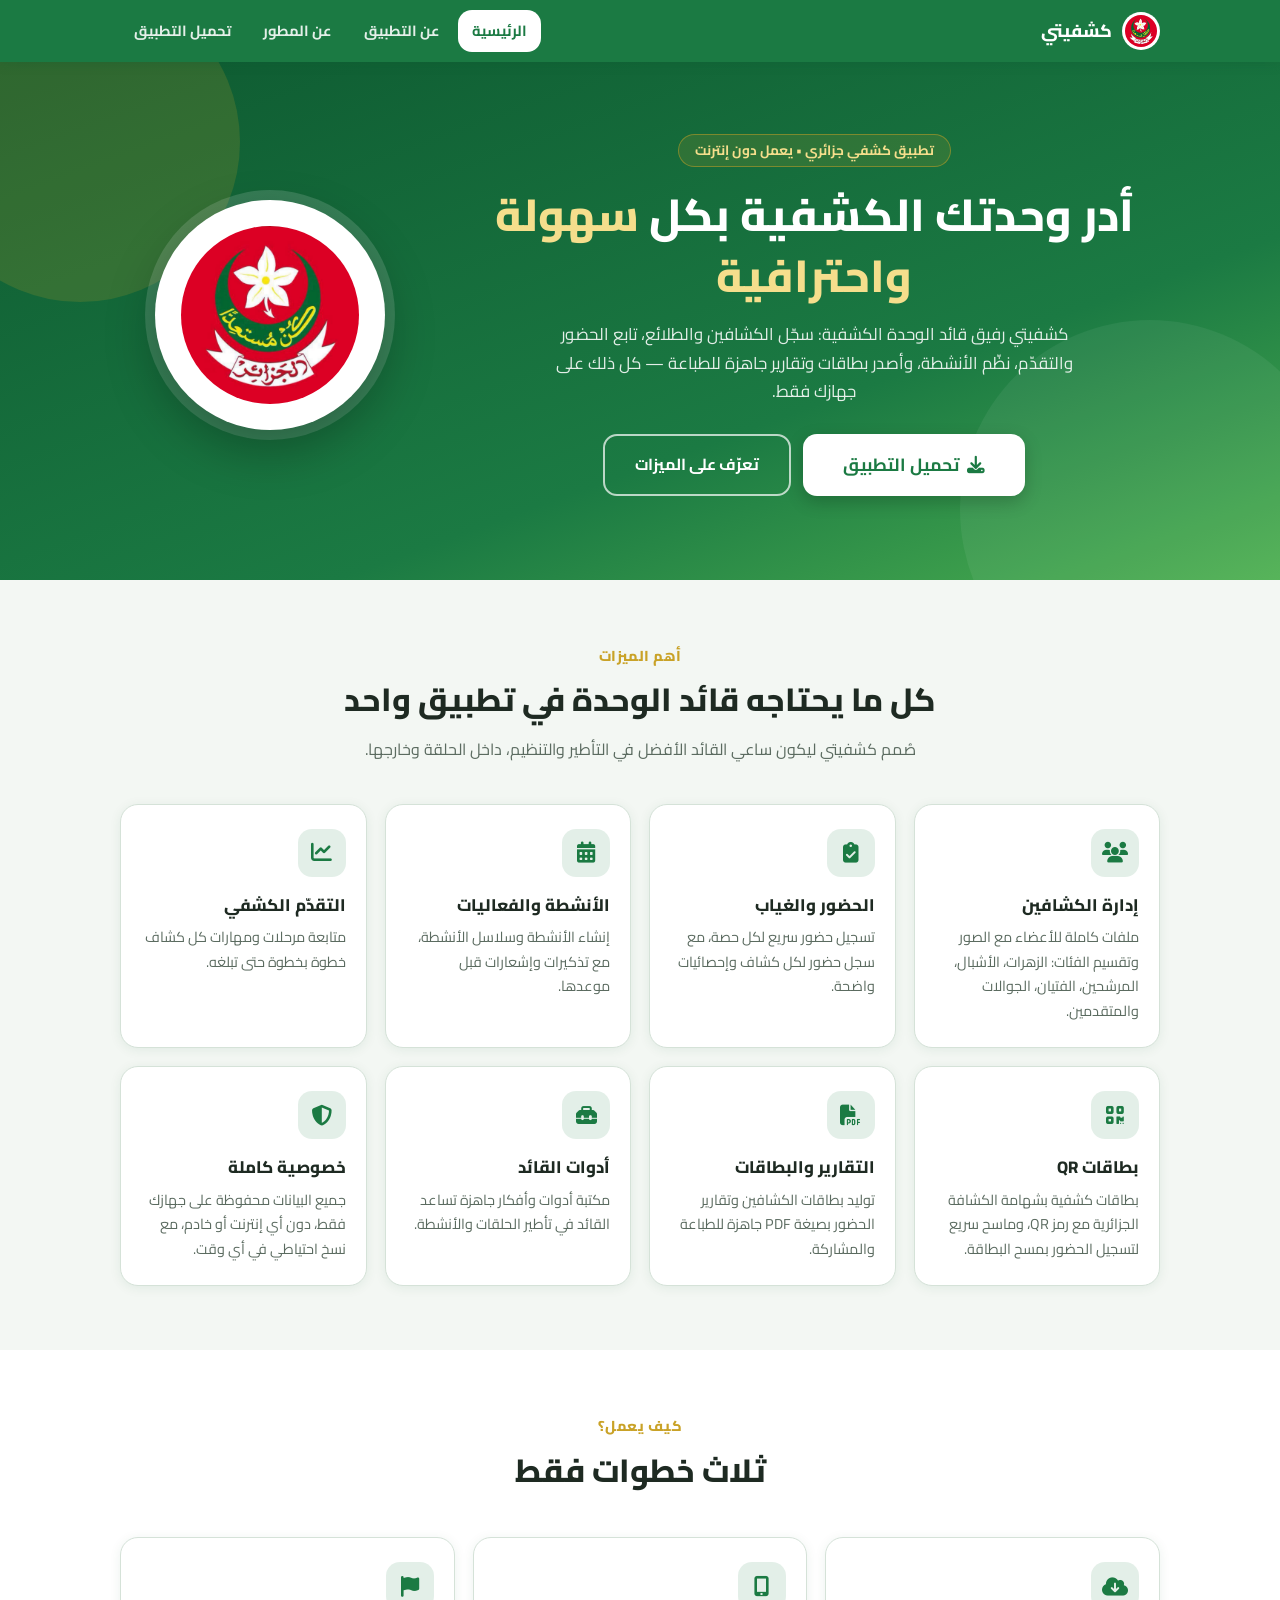
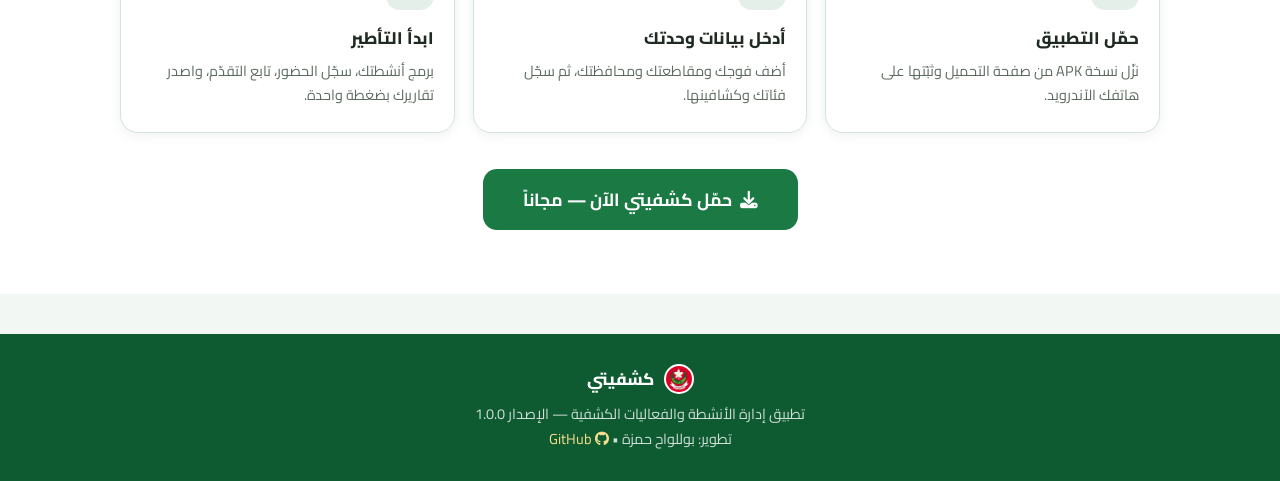
<file: index.html>
<!DOCTYPE html>
<html lang="ar" dir="rtl">
<head>
  <meta charset="UTF-8">
  <meta name="viewport" content="width=device-width, initial-scale=1.0">
  <title>كشفيتي — تطبيق إدارة الأنشطة الكشفية</title>
  <meta name="description" content="كشفيتي: تطبيق جزائري يساعد قائد الوحدة الكشفية على تنظيم الكشافين والأنشطة والحضور والتقدّم، وإصدار البطاقات والتقارير، دون الحاجة إلى الإنترنت.">
  <link rel="icon" type="image/png" href="assets/scouts_logo.png">
  <link rel="preconnect" href="https://fonts.googleapis.com">
  <link rel="preconnect" href="https://fonts.gstatic.com" crossorigin>
  <link href="https://fonts.googleapis.com/css2?family=Cairo:wght@400;700;800;900&display=swap" rel="stylesheet">
  <link rel="stylesheet" href="https://cdnjs.cloudflare.com/ajax/libs/font-awesome/6.5.2/css/all.min.css">
  <link rel="stylesheet" href="style.css">
</head>
<body>

  <header class="site-header">
    <div class="container">
      <a href="index.html" class="brand">
        <img src="assets/scouts_logo.png" alt="شعار كشفيتي">
        <span>كشفيتي</span>
      </a>
      <nav class="main-nav">
        <a href="index.html" class="active">الرئيسية</a>
        <a href="about.html">عن التطبيق</a>
        <a href="developer.html">عن المطور</a>
        <a href="download.html">تحميل التطبيق</a>
      </nav>
    </div>
  </header>

  <section class="hero">
    <div class="container">
      <div class="hero-text">
        <span class="eyebrow">تطبيق كشفي جزائري • يعمل دون إنترنت</span>
        <h1>أدر وحدتك الكشفية بكل <span class="accent">سهولة واحترافية</span></h1>
        <p>
          كشفيتي رفيق قائد الوحدة الكشفية: سجّل الكشافين والطلائع، تابع الحضور والتقدّم،
          نظّم الأنشطة، وأصدر بطاقات وتقارير جاهزة للطباعة — كل ذلك على جهازك فقط.
        </p>
        <div class="hero-actions">
          <a href="download.html" class="btn btn-primary btn-lg"><i class="fa-solid fa-download"></i> تحميل التطبيق</a>
          <a href="about.html" class="btn btn-outline">تعرّف على الميزات</a>
        </div>
      </div>
      <div class="hero-logo">
        <div class="logo-badge">
          <img src="assets/scouts_logo.png" alt="شعار الكشافة الإسلامية الجزائرية">
        </div>
      </div>
    </div>
  </section>

  <section class="section">
    <div class="container">
      <div class="section-head">
        <div class="kicker">أهم الميزات</div>
        <h2>كل ما يحتاجه قائد الوحدة في تطبيق واحد</h2>
        <p>صُمم كشفيتي ليكون ساعي القائد الأفضل في التأطير والتنظيم، داخل الحلقة وخارجها.</p>
      </div>
      <div class="features-grid">
        <div class="feature-card">
          <div class="icon"><i class="fa-solid fa-users"></i></div>
          <h3>إدارة الكشافين</h3>
          <p>ملفات كاملة للأعضاء مع الصور وتقسيم الفئات: الزهرات، الأشبال، المرشحين، الفتيان، الجوالات والمتقدمين.</p>
        </div>
        <div class="feature-card">
          <div class="icon"><i class="fa-solid fa-clipboard-check"></i></div>
          <h3>الحضور والغياب</h3>
          <p>تسجيل حضور سريع لكل حصة، مع سجل حضور لكل كشاف وإحصائيات واضحة.</p>
        </div>
        <div class="feature-card">
          <div class="icon"><i class="fa-solid fa-calendar-days"></i></div>
          <h3>الأنشطة والفعاليات</h3>
          <p>إنشاء الأنشطة وسلاسل الأنشطة، مع تذكيرات وإشعارات قبل موعدها.</p>
        </div>
        <div class="feature-card">
          <div class="icon"><i class="fa-solid fa-chart-line"></i></div>
          <h3>التقدّم الكشفي</h3>
          <p>متابعة مرحلات ومهارات كل كشاف خطوة بخطوة حتى تبلغه.</p>
        </div>
        <div class="feature-card">
          <div class="icon"><i class="fa-solid fa-qrcode"></i></div>
          <h3>بطاقات QR</h3>
          <p>بطاقات كشفية بشهامة الكشافة الجزائرية مع رمز QR، وماسح سريع لتسجيل الحضور بمسح البطاقة.</p>
        </div>
        <div class="feature-card">
          <div class="icon"><i class="fa-solid fa-file-pdf"></i></div>
          <h3>التقارير والبطاقات</h3>
          <p>توليد بطاقات الكشافين وتقارير الحضور بصيغة PDF جاهزة للطباعة والمشاركة.</p>
        </div>
        <div class="feature-card">
          <div class="icon"><i class="fa-solid fa-toolbox"></i></div>
          <h3>أدوات القائد</h3>
          <p>مكتبة أدوات وأفكار جاهزة تساعد القائد في تأطير الحلقات والأنشطة.</p>
        </div>
        <div class="feature-card">
          <div class="icon"><i class="fa-solid fa-shield-halved"></i></div>
          <h3>خصوصية كاملة</h3>
          <p>جميع البيانات محفوظة على جهازك فقط، دون أي إنترنت أو خادم، مع نسخ احتياطي في أي وقت.</p>
        </div>
      </div>
    </div>
  </section>

  <section class="section section-alt">
    <div class="container">
      <div class="section-head">
        <div class="kicker">كيف يعمل؟</div>
        <h2>ثلاث خطوات فقط</h2>
      </div>
      <div class="features-grid">
        <div class="feature-card">
          <div class="icon"><i class="fa-solid fa-cloud-arrow-down"></i></div>
          <h3>حمّل التطبيق</h3>
          <p>نزّل نسخة APK من صفحة التحميل وثبّتها على هاتفك الآندرويد.</p>
        </div>
        <div class="feature-card">
          <div class="icon"><i class="fa-solid fa-mobile-screen-button"></i></div>
          <h3>أدخل بيانات وحدتك</h3>
          <p>أضف فوجك ومقاطعتك ومحافظتك، ثم سجّل فئاتك وكشافينها.</p>
        </div>
        <div class="feature-card">
          <div class="icon"><i class="fa-solid fa-flag"></i></div>
          <h3>ابدأ التأطير</h3>
          <p>برمج أنشطتك، سجّل الحضور، تابع التقدّم، واصدر تقاريرك بضغطة واحدة.</p>
        </div>
      </div>
      <div style="text-align: center; margin-top: 36px;">
        <a href="download.html" class="btn btn-green btn-lg"><i class="fa-solid fa-download"></i> حمّل كشفيتي الآن — مجاناً</a>
      </div>
    </div>
  </section>

  <footer class="site-footer">
    <div class="logo-line">
      <img src="assets/scouts_logo.png" alt="شعار كشفيتي">
      <span>كشفيتي</span>
    </div>
    <p>تطبيق إدارة الأنشطة والفعاليات الكشفية — الإصدار 1.0.0</p>
    <p>تطوير: بوللواح حمزة • <a href="https://github.com/boulalouahhamza" target="_blank" rel="noopener"><i class="fa-brands fa-github"></i> GitHub</a></p>
  </footer>

</body>
</html>
</file>
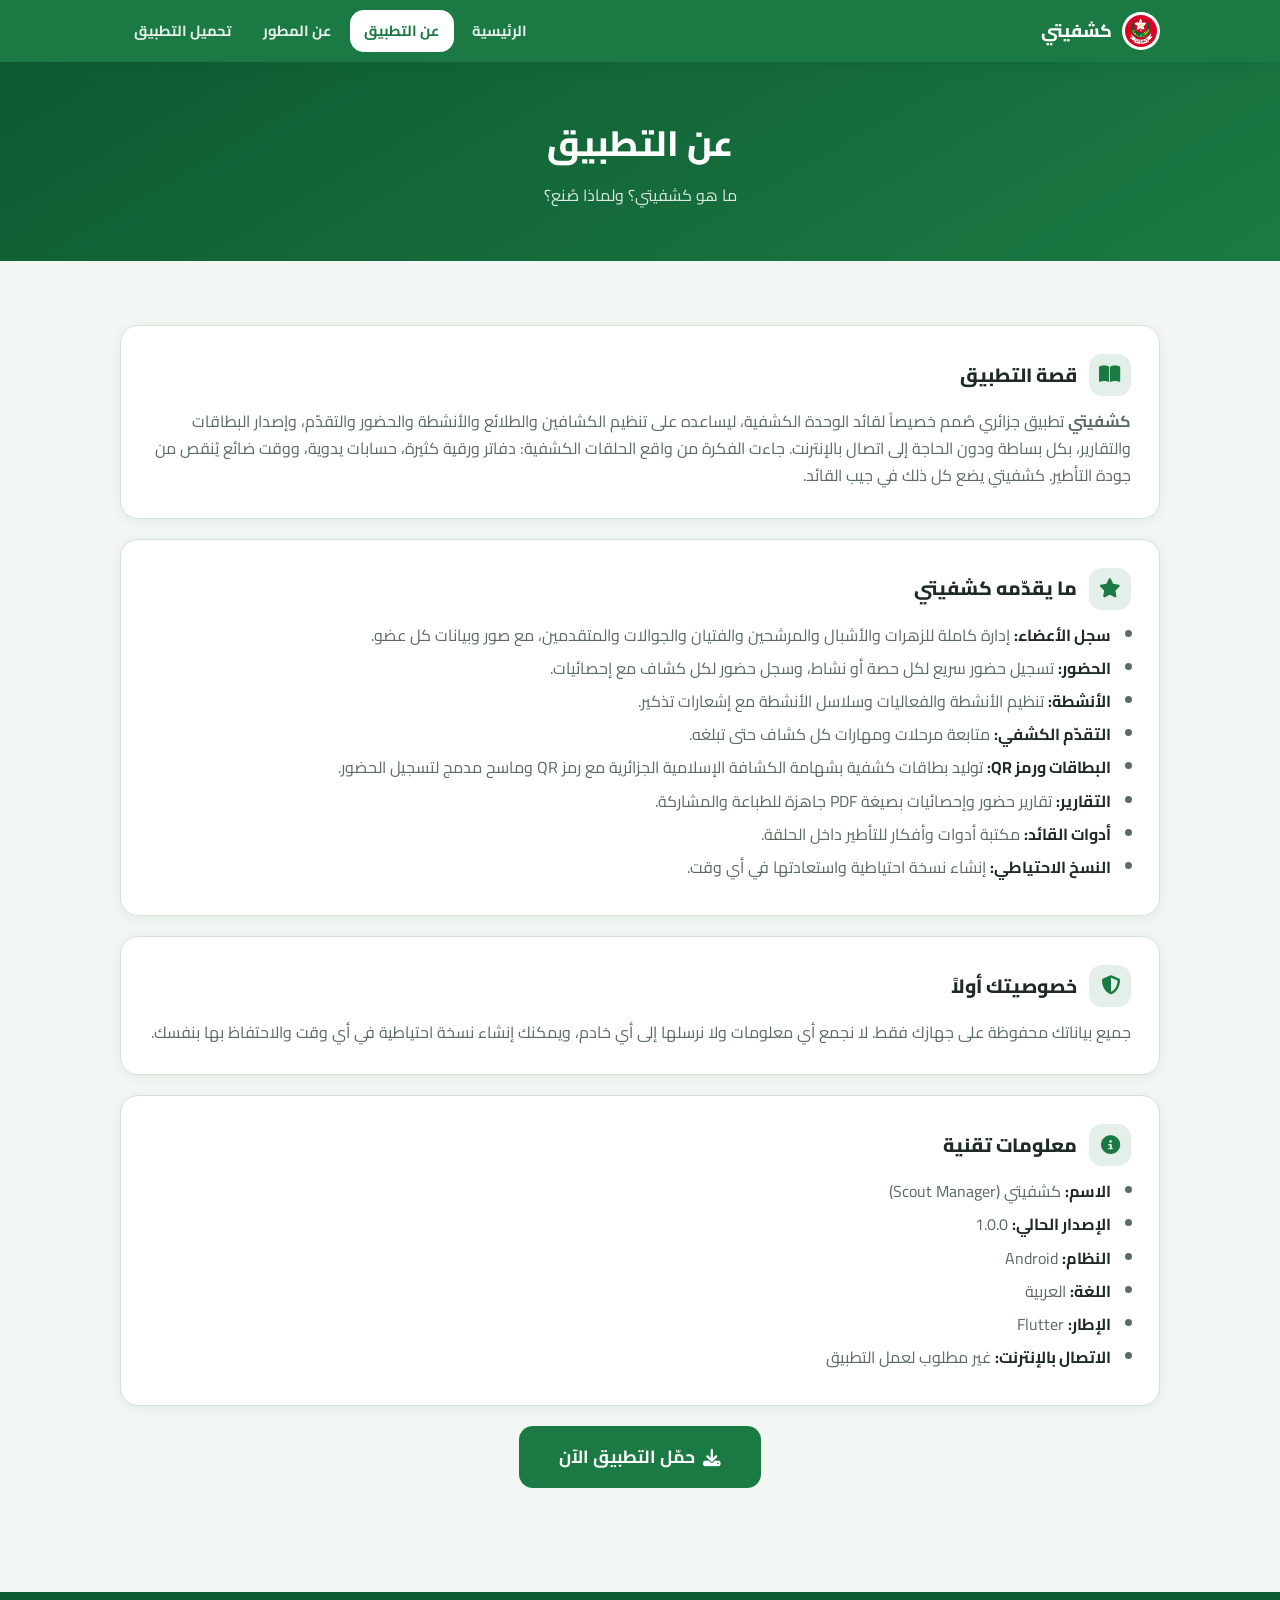
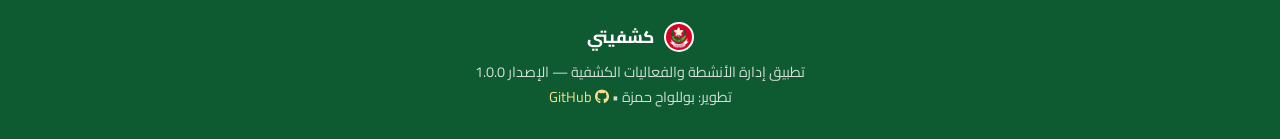
<file: about.html>
<!DOCTYPE html>
<html lang="ar" dir="rtl">
<head>
  <meta charset="UTF-8">
  <meta name="viewport" content="width=device-width, initial-scale=1.0">
  <title>عن التطبيق — كشفيتي</title>
  <meta name="description" content="تعرّف على تطبيق كشفيتي: أهدافه وميزاته وخصوصيته.">
  <link rel="icon" type="image/png" href="assets/scouts_logo.png">
  <link rel="preconnect" href="https://fonts.googleapis.com">
  <link rel="preconnect" href="https://fonts.gstatic.com" crossorigin>
  <link href="https://fonts.googleapis.com/css2?family=Cairo:wght@400;700;800;900&display=swap" rel="stylesheet">
  <link rel="stylesheet" href="https://cdnjs.cloudflare.com/ajax/libs/font-awesome/6.5.2/css/all.min.css">
  <link rel="stylesheet" href="style.css">
</head>
<body>

  <header class="site-header">
    <div class="container">
      <a href="index.html" class="brand">
        <img src="assets/scouts_logo.png" alt="شعار كشفيتي">
        <span>كشفيتي</span>
      </a>
      <nav class="main-nav">
        <a href="index.html">الرئيسية</a>
        <a href="about.html" class="active">عن التطبيق</a>
        <a href="developer.html">عن المطور</a>
        <a href="download.html">تحميل التطبيق</a>
      </nav>
    </div>
  </header>

  <section class="page-hero">
    <div class="container">
      <h1>عن التطبيق</h1>
      <p>ما هو كشفيتي؟ ولماذا صُنع؟</p>
    </div>
  </section>

  <section class="section">
    <div class="container">

      <div class="content-card">
        <h2><span class="icon"><i class="fa-solid fa-book-open"></i></span>قصة التطبيق</h2>
        <p>
          <strong>كشفيتي</strong> تطبيق جزائري صُمم خصيصاً لقائد الوحدة الكشفية، ليساعده على تنظيم
          الكشافين والطلائع والأنشطة والحضور والتقدّم، وإصدار البطاقات والتقارير، بكل بساطة
          ودون الحاجة إلى اتصال بالإنترنت. جاءت الفكرة من واقع الحلقات الكشفية: دفاتر ورقية
          كثيرة، حسابات يدوية، ووقت ضائع يُنقص من جودة التأطير. كشفيتي يضع كل ذلك في جيب القائد.
        </p>
      </div>

      <div class="content-card">
        <h2><span class="icon"><i class="fa-solid fa-star"></i></span>ما يقدّمه كشفيتي</h2>
        <ul>
          <li><strong>سجل الأعضاء:</strong> إدارة كاملة للزهرات والأشبال والمرشحين والفتيان والجوالات والمتقدمين، مع صور وبيانات كل عضو.</li>
          <li><strong>الحضور:</strong> تسجيل حضور سريع لكل حصة أو نشاط، وسجل حضور لكل كشاف مع إحصائيات.</li>
          <li><strong>الأنشطة:</strong> تنظيم الأنشطة والفعاليات وسلاسل الأنشطة مع إشعارات تذكير.</li>
          <li><strong>التقدّم الكشفي:</strong> متابعة مرحلات ومهارات كل كشاف حتى تبلغه.</li>
          <li><strong>البطاقات ورمز QR:</strong> توليد بطاقات كشفية بشهامة الكشافة الإسلامية الجزائرية مع رمز QR وماسح مدمج لتسجيل الحضور.</li>
          <li><strong>التقارير:</strong> تقارير حضور وإحصائيات بصيغة PDF جاهزة للطباعة والمشاركة.</li>
          <li><strong>أدوات القائد:</strong> مكتبة أدوات وأفكار للتأطير داخل الحلقة.</li>
          <li><strong>النسخ الاحتياطي:</strong> إنشاء نسخة احتياطية واستعادتها في أي وقت.</li>
        </ul>
      </div>

      <div class="content-card">
        <h2><span class="icon"><i class="fa-solid fa-shield-halved"></i></span>خصوصيتك أولاً</h2>
        <p>
          جميع بياناتك محفوظة على جهازك فقط. لا نجمع أي معلومات ولا نرسلها إلى أي خادم،
          ويمكنك إنشاء نسخة احتياطية في أي وقت والاحتفاظ بها بنفسك.
        </p>
      </div>

      <div class="content-card">
        <h2><span class="icon"><i class="fa-solid fa-circle-info"></i></span>معلومات تقنية</h2>
        <ul>
          <li><strong>الاسم:</strong> كشفيتي (Scout Manager)</li>
          <li><strong>الإصدار الحالي:</strong> 1.0.0</li>
          <li><strong>النظام:</strong> Android</li>
          <li><strong>اللغة:</strong> العربية</li>
          <li><strong>الإطار:</strong> Flutter</li>
          <li><strong>الاتصال بالإنترنت:</strong> غير مطلوب لعمل التطبيق</li>
        </ul>
      </div>

      <div style="text-align: center;">
        <a href="download.html" class="btn btn-green btn-lg"><i class="fa-solid fa-download"></i> حمّل التطبيق الآن</a>
      </div>

    </div>
  </section>

  <footer class="site-footer">
    <div class="logo-line">
      <img src="assets/scouts_logo.png" alt="شعار كشفيتي">
      <span>كشفيتي</span>
    </div>
    <p>تطبيق إدارة الأنشطة والفعاليات الكشفية — الإصدار 1.0.0</p>
    <p>تطوير: بوللواح حمزة • <a href="https://github.com/boulalouahhamza" target="_blank" rel="noopener"><i class="fa-brands fa-github"></i> GitHub</a></p>
  </footer>

</body>
</html>
</file>
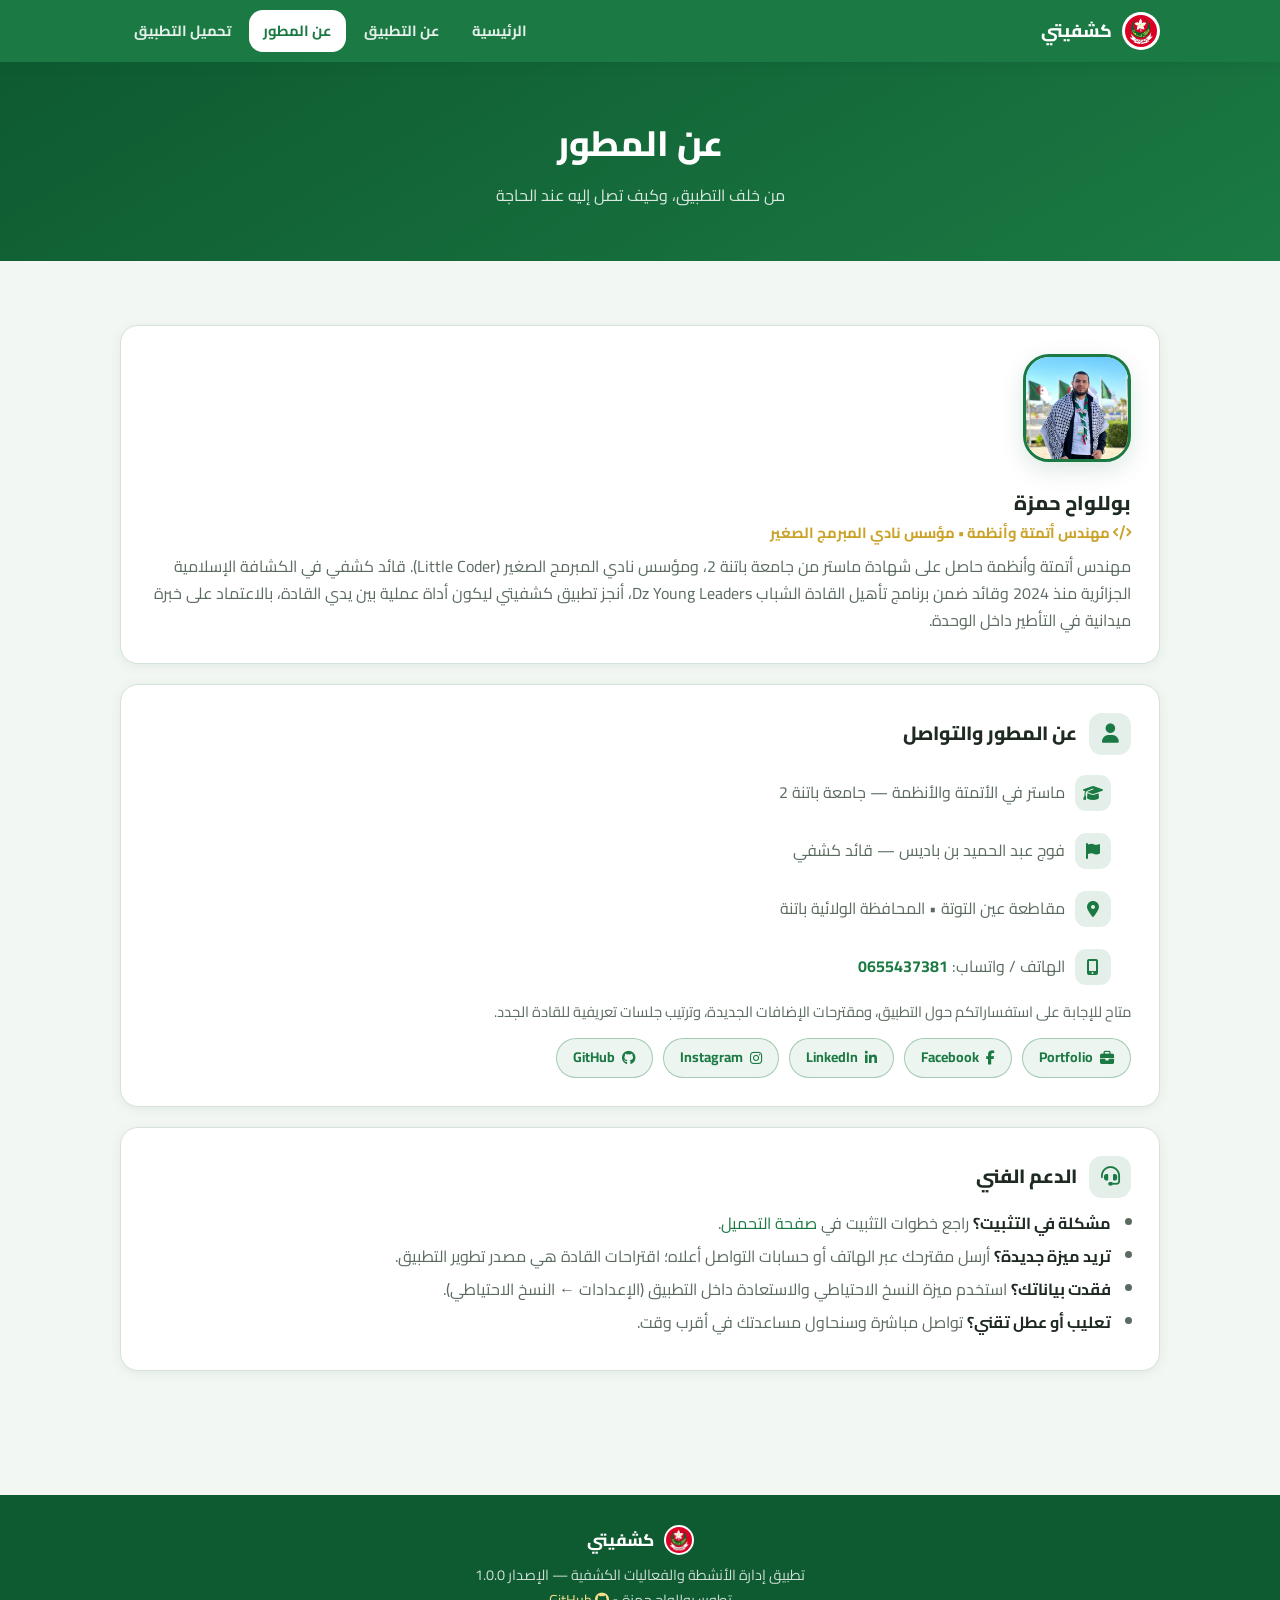
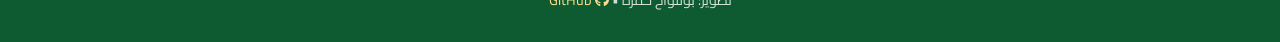
<file: developer.html>
<!DOCTYPE html>
<html lang="ar" dir="rtl">
<head>
  <meta charset="UTF-8">
  <meta name="viewport" content="width=device-width, initial-scale=1.0">
  <title>عن المطور — كشفيتي</title>
  <meta name="description" content="تعرّف على مطور تطبيق كشفيتي وتواصل معه واحصل على الدعم.">
  <link rel="icon" type="image/png" href="assets/scouts_logo.png">
  <link rel="preconnect" href="https://fonts.googleapis.com">
  <link rel="preconnect" href="https://fonts.gstatic.com" crossorigin>
  <link href="https://fonts.googleapis.com/css2?family=Cairo:wght@400;700;800;900&display=swap" rel="stylesheet">
  <link rel="stylesheet" href="https://cdnjs.cloudflare.com/ajax/libs/font-awesome/6.5.2/css/all.min.css">
  <link rel="stylesheet" href="style.css">
</head>
<body>

  <header class="site-header">
    <div class="container">
      <a href="index.html" class="brand">
        <img src="assets/scouts_logo.png" alt="شعار كشفيتي">
        <span>كشفيتي</span>
      </a>
      <nav class="main-nav">
        <a href="index.html">الرئيسية</a>
        <a href="about.html">عن التطبيق</a>
        <a href="developer.html" class="active">عن المطور</a>
        <a href="download.html">تحميل التطبيق</a>
      </nav>
    </div>
  </header>

  <section class="page-hero">
    <div class="container">
      <h1>عن المطور</h1>
      <p>من خلف التطبيق، وكيف تصل إليه عند الحاجة</p>
    </div>
  </section>

  <section class="section">
    <div class="container">

      <div class="content-card">
        <div class="dev-profile">
          <div class="dev-avatar">
            <img src="assets/photo.jpg" alt="بوللواح حمزة — مطور تطبيق كشفيتي">
          </div>
          <div class="dev-info">
            <h3>بوللواح حمزة</h3>
            <div class="role"><i class="fa-solid fa-code"></i> مهندس أتمتة وأنظمة • مؤسس نادي المبرمج الصغير</div>
            <p style="color: var(--text-secondary);">
              مهندس أتمتة وأنظمة حاصل على شهادة ماستر من جامعة باتنة 2، ومؤسس نادي المبرمج
              الصغير (Little Coder). قائد كشفي في الكشافة الإسلامية الجزائرية منذ 2024
              وقائد ضمن برنامج تأهيل القادة الشباب Dz Young Leaders، أنجز تطبيق كشفيتي
              ليكون أداة عملية بين يدي القادة، بالاعتماد على خبرة ميدانية في التأطير داخل الوحدة.
            </p>
          </div>
        </div>
      </div>

      <div class="content-card">
        <h2><span class="icon"><i class="fa-solid fa-user"></i></span>عن المطور والتواصل</h2>
        <ul class="contact-list">
          <li><span class="ci"><i class="fa-solid fa-graduation-cap"></i></span><span>ماستر في الأتمتة والأنظمة — جامعة باتنة 2</span></li>
          <li><span class="ci"><i class="fa-solid fa-flag"></i></span><span>فوج عبد الحميد بن باديس — قائد كشفي</span></li>
          <li><span class="ci"><i class="fa-solid fa-location-dot"></i></span><span>مقاطعة عين التوتة • المحافظة الولائية باتنة</span></li>
          <li>
            <span class="ci"><i class="fa-solid fa-mobile-screen-button"></i></span>
            <span>الهاتف / واتساب: <a href="tel:0655437381" dir="ltr">0655437381</a></span>
          </li>
        </ul>
        <p style="font-size: 0.92rem;">
          متاح للإجابة على استفساراتكم حول التطبيق، ومقترحات الإضافات الجديدة،
          وترتيب جلسات تعريفية للقادة الجدد.
        </p>
        <div class="socials">
          <a class="chip" href="https://boulalouahhamza.github.io/portfolio/" target="_blank" rel="noopener"><i class="fa-solid fa-briefcase"></i> Portfolio</a>
          <a class="chip" href="https://www.facebook.com/boulalouahhamza/" target="_blank" rel="noopener"><i class="fa-brands fa-facebook-f"></i> Facebook</a>
          <a class="chip" href="https://www.linkedin.com/in/boulalouahhamza/" target="_blank" rel="noopener"><i class="fa-brands fa-linkedin-in"></i> LinkedIn</a>
          <a class="chip" href="https://www.instagram.com/boulalouahhamza/" target="_blank" rel="noopener"><i class="fa-brands fa-instagram"></i> Instagram</a>
          <a class="chip" href="https://github.com/boulalouahhamza" target="_blank" rel="noopener"><i class="fa-brands fa-github"></i> GitHub</a>
        </div>
      </div>

      <div class="content-card">
        <h2><span class="icon"><i class="fa-solid fa-headset"></i></span>الدعم الفني</h2>
        <ul>
          <li><strong>مشكلة في التثبيت؟</strong> راجع خطوات التثبيت في <a href="download.html">صفحة التحميل</a>.</li>
          <li><strong>تريد ميزة جديدة؟</strong> أرسل مقترحك عبر الهاتف أو حسابات التواصل أعلاه؛ اقتراحات القادة هي مصدر تطوير التطبيق.</li>
          <li><strong>فقدت بياناتك؟</strong> استخدم ميزة النسخ الاحتياطي والاستعادة داخل التطبيق (الإعدادات ← النسخ الاحتياطي).</li>
          <li><strong>تعليب أو عطل تقني؟</strong> تواصل مباشرة وسنحاول مساعدتك في أقرب وقت.</li>
        </ul>
      </div>

    </div>
  </section>

  <footer class="site-footer">
    <div class="logo-line">
      <img src="assets/scouts_logo.png" alt="شعار كشفيتي">
      <span>كشفيتي</span>
    </div>
    <p>تطبيق إدارة الأنشطة والفعاليات الكشفية — الإصدار 1.0.0</p>
    <p>تطوير: بوللواح حمزة • <a href="https://github.com/boulalouahhamza" target="_blank" rel="noopener"><i class="fa-brands fa-github"></i> GitHub</a></p>
  </footer>

</body>
</html>
</file>
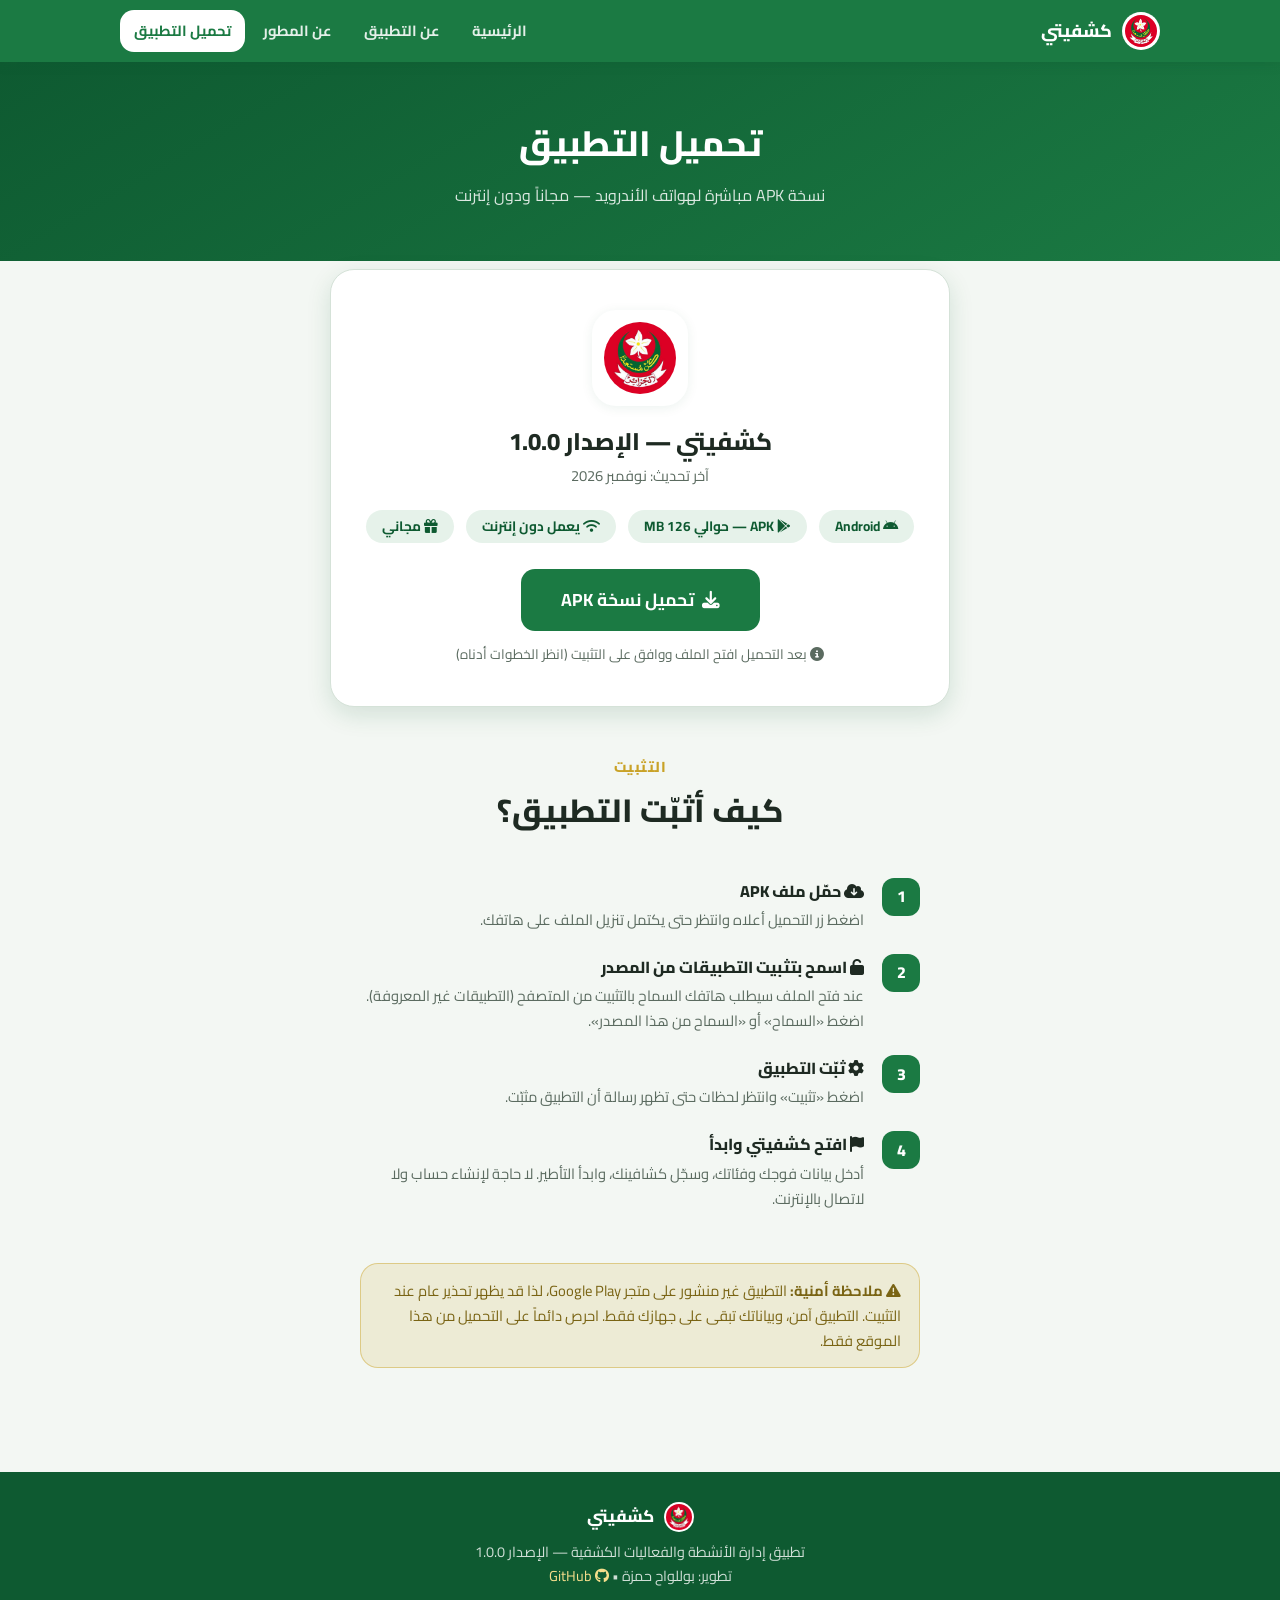
<file: download.html>
<!DOCTYPE html>
<html lang="ar" dir="rtl">
<head>
  <meta charset="UTF-8">
  <meta name="viewport" content="width=device-width, initial-scale=1.0">
  <title>تحميل التطبيق — كشفيتي</title>
  <meta name="description" content="حمّل تطبيق كشفيتي للأندرويد نسخة APK مجاناً وثبّته في خطوات بسيطة.">
  <link rel="icon" type="image/png" href="assets/scouts_logo.png">
  <link rel="preconnect" href="https://fonts.googleapis.com">
  <link rel="preconnect" href="https://fonts.gstatic.com" crossorigin>
  <link href="https://fonts.googleapis.com/css2?family=Cairo:wght@400;700;800;900&display=swap" rel="stylesheet">
  <link rel="stylesheet" href="https://cdnjs.cloudflare.com/ajax/libs/font-awesome/6.5.2/css/all.min.css">
  <link rel="stylesheet" href="style.css">
</head>
<body>

  <header class="site-header">
    <div class="container">
      <a href="index.html" class="brand">
        <img src="assets/scouts_logo.png" alt="شعار كشفيتي">
        <span>كشفيتي</span>
      </a>
      <nav class="main-nav">
        <a href="index.html">الرئيسية</a>
        <a href="about.html">عن التطبيق</a>
        <a href="developer.html">عن المطور</a>
        <a href="download.html" class="active">تحميل التطبيق</a>
      </nav>
    </div>
  </header>

  <section class="page-hero">
    <div class="container">
      <h1>تحميل التطبيق</h1>
      <p>نسخة APK مباشرة لهواتف الأندرويد — مجاناً ودون إنترنت</p>
    </div>
  </section>

  <section class="section">
    <div class="container">

      <div class="download-panel">
        <div class="logo-badge-sm">
          <img src="assets/scouts_logo.png" alt="شعار كشفيتي">
        </div>
        <h2>كشفيتي — الإصدار 1.0.0</h2>
        <div class="version">آخر تحديث: نوفمبر 2026</div>
        <div class="apk-meta">
          <span class="tag"><i class="fa-brands fa-android"></i> Android</span>
          <span class="tag"><i class="fa-brands fa-google-play"></i> APK — حوالي 126 MB</span>
          <span class="tag"><i class="fa-solid fa-wifi"></i> يعمل دون إنترنت</span>
          <span class="tag"><i class="fa-solid fa-gift"></i> مجاني</span>
        </div>
        <a href="https://github.com/boulalouahhamza/scout-manager-website/releases/latest/download/app-release.apk" class="btn btn-green btn-lg">
          <i class="fa-solid fa-download"></i> تحميل نسخة APK
        </a>
        <p style="color: var(--text-secondary); font-size: 0.85rem; margin-top: 12px;">
          <i class="fa-solid fa-circle-info"></i> بعد التحميل افتح الملف ووافق على التثبيت (انظر الخطوات أدناه)
        </p>
      </div>

      <div class="steps">
        <div class="section-head" style="margin-top: 48px;">
          <div class="kicker">التثبيت</div>
          <h2>كيف أثبّت التطبيق؟</h2>
        </div>
        <ol>
          <li>
            <h3><i class="fa-solid fa-cloud-arrow-down"></i> حمّل ملف APK</h3>
            <p>اضغط زر التحميل أعلاه وانتظر حتى يكتمل تنزيل الملف على هاتفك.</p>
          </li>
          <li>
            <h3><i class="fa-solid fa-unlock"></i> اسمح بتثبيت التطبيقات من المصدر</h3>
            <p>عند فتح الملف سيطلب هاتفك السماح بالتثبيت من المتصفح (التطبيقات غير المعروفة). اضغط «السماح» أو «السماح من هذا المصدر».</p>
          </li>
          <li>
            <h3><i class="fa-solid fa-gear"></i> ثبّت التطبيق</h3>
            <p>اضغط «تثبيت» وانتظر لحظات حتى تظهر رسالة أن التطبيق مثبّت.</p>
          </li>
          <li>
            <h3><i class="fa-solid fa-flag"></i> افتح كشفيتي وابدأ</h3>
            <p>أدخل بيانات فوجك وفئاتك، وسجّل كشافينك، وابدأ التأطير. لا حاجة لإنشاء حساب ولا لاتصال بالإنترنت.</p>
          </li>
        </ol>
      </div>

      <div class="note">
        <strong><i class="fa-solid fa-triangle-exclamation"></i> ملاحظة أمنية:</strong> التطبيق غير منشور على متجر Google Play، لذا قد يظهر تحذير عام
        عند التثبيت. التطبيق آمن، وبياناتك تبقى على جهازك فقط. احرص دائماً على التحميل من هذا الموقع فقط.
      </div>

    </div>
  </section>

  <footer class="site-footer">
    <div class="logo-line">
      <img src="assets/scouts_logo.png" alt="شعار كشفيتي">
      <span>كشفيتي</span>
    </div>
    <p>تطبيق إدارة الأنشطة والفعاليات الكشفية — الإصدار 1.0.0</p>
    <p>تطوير: بوللواح حمزة • <a href="https://github.com/boulalouahhamza" target="_blank" rel="noopener"><i class="fa-brands fa-github"></i> GitHub</a></p>
  </footer>

</body>
</html>
</file>
<file: style.css>
/* ============================================================
   كشفيتي — موقع التطبيق
   التنسيق مطابق لهوية التطبيق: أخضر كشفي + ذهبي، خط Cairo
   ============================================================ */

:root {
  /* الألوان — من AppColors في التطبيق */
  --primary: #1B7A43;
  --primary-dark: #0E5A31;
  --primary-light: #4CAF50;
  --mint: #E6F2EA;
  --gold: #C9A227;
  --gold-soft: rgba(201, 162, 39, 0.14);
  --background: #F3F7F3;
  --surface: #FFFFFF;
  --border: #D5E2D8;
  --text-primary: #1E2A22;
  --text-secondary: #5B6B60;

  --radius-card: 18px;
  --radius-btn: 14px;
  --shadow: 0 2px 12px rgba(14, 90, 49, 0.08);
  --shadow-hover: 0 8px 24px rgba(14, 90, 49, 0.14);
}

* {
  margin: 0;
  padding: 0;
  box-sizing: border-box;
}

html {
  scroll-behavior: smooth;
}

body {
  font-family: 'Cairo', sans-serif;
  background: var(--background);
  color: var(--text-primary);
  line-height: 1.7;
  direction: rtl;
}

img {
  max-width: 100%;
  display: block;
}

a {
  color: var(--primary);
  text-decoration: none;
}

.container {
  max-width: 1080px;
  margin: 0 auto;
  padding: 0 20px;
}

/* ---------- الترويسة ---------- */
.site-header {
  background: var(--primary);
  color: #fff;
  position: sticky;
  top: 0;
  z-index: 100;
  box-shadow: 0 2px 10px rgba(14, 90, 49, 0.25);
}

.site-header .container {
  display: flex;
  align-items: center;
  justify-content: space-between;
  gap: 16px;
  min-height: 62px;
}

.brand {
  display: flex;
  align-items: center;
  gap: 10px;
  color: #fff;
  font-weight: 800;
  font-size: 1.1rem;
}

.brand img {
  width: 38px;
  height: 38px;
  border-radius: 50%;
  background: #fff;
  padding: 3px;
}

.main-nav {
  display: flex;
  gap: 4px;
  flex-wrap: wrap;
}

.main-nav a {
  color: rgba(255, 255, 255, 0.88);
  padding: 8px 14px;
  border-radius: var(--radius-btn);
  font-weight: 700;
  font-size: 0.92rem;
  transition: background 0.2s, color 0.2s;
}

.main-nav a:hover {
  background: rgba(255, 255, 255, 0.14);
  color: #fff;
}

.main-nav a.active {
  background: #fff;
  color: var(--primary);
}

/* ---------- القسم الرئيسي (Hero) ---------- */
.hero {
  background: linear-gradient(160deg, var(--primary-dark) 0%, var(--primary) 65%, var(--primary-light) 100%);
  color: #fff;
  padding: 72px 0 84px;
  position: relative;
  overflow: hidden;
}

.hero::after {
  content: '';
  position: absolute;
  top: -80px;
  left: -80px;
  width: 320px;
  height: 320px;
  border-radius: 50%;
  background: rgba(201, 162, 39, 0.18);
}

.hero::before {
  content: '';
  position: absolute;
  bottom: -120px;
  right: -60px;
  width: 380px;
  height: 380px;
  border-radius: 50%;
  background: rgba(255, 255, 255, 0.06);
}

.hero .container {
  display: flex;
  align-items: center;
  gap: 48px;
  position: relative;
  z-index: 1;
  flex-wrap: wrap;
  justify-content: center;
  text-align: center;
}

.hero-text {
  flex: 1 1 420px;
}

.hero .eyebrow {
  display: inline-block;
  background: var(--gold-soft);
  border: 1px solid rgba(201, 162, 39, 0.5);
  color: #F5DE8C;
  padding: 4px 16px;
  border-radius: 999px;
  font-size: 0.85rem;
  font-weight: 700;
  margin-bottom: 18px;
}

.hero h1 {
  font-size: clamp(1.9rem, 5vw, 2.8rem);
  font-weight: 800;
  line-height: 1.35;
  margin-bottom: 14px;
}

.hero h1 .accent {
  color: #F5DE8C;
}

.hero p {
  font-size: 1.05rem;
  color: rgba(255, 255, 255, 0.88);
  max-width: 560px;
  margin: 0 auto 28px;
}

.hero-actions {
  display: flex;
  gap: 12px;
  justify-content: center;
  flex-wrap: wrap;
}

.hero-logo {
  flex: 0 1 300px;
  display: flex;
  justify-content: center;
}

.hero-logo .logo-badge {
  width: 230px;
  height: 230px;
  background: #fff;
  border-radius: 50%;
  padding: 26px;
  box-shadow: 0 20px 50px rgba(0, 0, 0, 0.28), 0 0 0 10px rgba(255, 255, 255, 0.15);
  display: flex;
  align-items: center;
  justify-content: center;
}

/* الشعار يُقص دائرياً كما في التطبيق (ClipOval) */
.hero-logo .logo-badge img,
.logo-badge-sm img {
  border-radius: 50%;
}

/* ---------- الأزرار ---------- */
.btn {
  display: inline-flex;
  align-items: center;
  justify-content: center;
  gap: 8px;
  padding: 13px 30px;
  border-radius: var(--radius-btn);
  font-family: inherit;
  font-size: 1rem;
  font-weight: 700;
  cursor: pointer;
  transition: transform 0.15s, box-shadow 0.15s, background 0.2s;
  border: none;
}

.btn:active {
  transform: scale(0.97);
}

.btn-primary {
  background: #fff;
  color: var(--primary);
  box-shadow: 0 6px 18px rgba(0, 0, 0, 0.2);
}

.btn-primary:hover {
  box-shadow: 0 10px 26px rgba(0, 0, 0, 0.28);
}

.btn-gold {
  background: var(--gold);
  color: #fff;
}

.btn-gold:hover {
  background: #B08D1E;
}

.btn-outline {
  background: transparent;
  color: #fff;
  border: 2px solid rgba(255, 255, 255, 0.7);
}

.btn-outline:hover {
  background: rgba(255, 255, 255, 0.12);
}

.btn-green {
  background: var(--primary);
  color: #fff;
}

.btn-green:hover {
  background: var(--primary-dark);
}

.btn-lg {
  padding: 16px 40px;
  font-size: 1.1rem;
}

/* ---------- الأقسام ---------- */
.section {
  padding: 64px 0;
}

.section-alt {
  background: var(--surface);
}

.section-head {
  text-align: center;
  max-width: 640px;
  margin: 0 auto 40px;
}

.section-head .kicker {
  color: var(--gold);
  font-weight: 800;
  font-size: 0.9rem;
  letter-spacing: 0.5px;
}

.section-head h2 {
  font-size: clamp(1.5rem, 4vw, 2rem);
  font-weight: 800;
  margin: 4px 0 10px;
}

.section-head p {
  color: var(--text-secondary);
}

/* ---------- بطاقات الميزات ---------- */
.features-grid {
  display: grid;
  grid-template-columns: repeat(auto-fit, minmax(240px, 1fr));
  gap: 18px;
}

.feature-card {
  background: var(--surface);
  border: 1px solid var(--border);
  border-radius: var(--radius-card);
  padding: 24px 20px;
  box-shadow: var(--shadow);
  transition: transform 0.2s, box-shadow 0.2s;
}

.feature-card:hover {
  transform: translateY(-4px);
  box-shadow: var(--shadow-hover);
}

.feature-card .icon {
  width: 48px;
  height: 48px;
  border-radius: 14px;
  background: rgba(27, 122, 67, 0.12);
  color: var(--primary);
  display: flex;
  align-items: center;
  justify-content: center;
  font-size: 1.3rem;
  margin-bottom: 14px;
}

.feature-card h3 {
  font-size: 1.05rem;
  font-weight: 800;
  margin-bottom: 6px;
}

.feature-card p {
  font-size: 0.9rem;
  color: var(--text-secondary);
}

/* ---------- صفحات المحتوى ---------- */
.page-hero {
  background: linear-gradient(150deg, var(--primary-dark), var(--primary));
  color: #fff;
  text-align: center;
  padding: 52px 0;
}

.page-hero h1 {
  font-size: clamp(1.6rem, 4vw, 2.2rem);
  font-weight: 800;
}

.page-hero p {
  color: rgba(255, 255, 255, 0.85);
  max-width: 600px;
  margin: 8px auto 0;
}

.content-card {
  background: var(--surface);
  border: 1px solid var(--border);
  border-radius: var(--radius-card);
  padding: 28px;
  box-shadow: var(--shadow);
  margin-bottom: 20px;
}

.content-card h2 {
  display: flex;
  align-items: center;
  gap: 12px;
  font-size: 1.2rem;
  font-weight: 800;
  margin-bottom: 12px;
}

.content-card h2 .icon {
  width: 42px;
  height: 42px;
  border-radius: 13px;
  background: rgba(27, 122, 67, 0.12);
  color: var(--primary);
  display: flex;
  align-items: center;
  justify-content: center;
  font-size: 1.2rem;
  flex-shrink: 0;
}

.content-card p {
  color: var(--text-secondary);
}

.content-card ul {
  color: var(--text-secondary);
  padding-right: 20px;
}

.content-card li {
  margin-bottom: 6px;
}

.content-card li strong {
  color: var(--text-primary);
}

/* ---------- صفحة المطور ---------- */
.dev-profile {
  display: flex;
  gap: 24px;
  align-items: flex-start;
  flex-wrap: wrap;
}

.dev-avatar {
  width: 108px;
  height: 108px;
  border-radius: 26px;
  overflow: hidden;
  border: 3px solid var(--primary);
  box-shadow: var(--shadow-hover);
  display: flex;
  align-items: center;
  justify-content: center;
  flex-shrink: 0;
}

.dev-avatar img {
  width: 100%;
  height: 100%;
  object-fit: cover;
  object-position: center 22%;
}

.dev-info h3 {
  font-size: 1.25rem;
  font-weight: 800;
}

.dev-info .role {
  color: var(--gold);
  font-weight: 700;
  font-size: 0.92rem;
  margin-bottom: 8px;
}

.contact-list {
  list-style: none;
}

.contact-list li {
  display: flex;
  align-items: center;
  gap: 10px;
  padding: 8px 0;
  color: var(--text-secondary);
}

.contact-list .ci {
  width: 36px;
  height: 36px;
  border-radius: 11px;
  background: rgba(27, 122, 67, 0.12);
  color: var(--primary);
  display: flex;
  align-items: center;
  justify-content: center;
  flex-shrink: 0;
}

.contact-list a {
  font-weight: 700;
}

.socials {
  display: flex;
  gap: 10px;
  flex-wrap: wrap;
  margin-top: 14px;
}

.chip {
  display: inline-flex;
  align-items: center;
  gap: 7px;
  background: rgba(27, 122, 67, 0.08);
  border: 1px solid rgba(27, 122, 67, 0.35);
  color: var(--primary);
  padding: 7px 16px;
  border-radius: 999px;
  font-weight: 700;
  font-size: 0.88rem;
  transition: background 0.2s;
}

.chip:hover {
  background: rgba(27, 122, 67, 0.16);
}

/* ---------- صفحة التحميل ---------- */
.download-panel {
  background: var(--surface);
  border: 1px solid var(--border);
  border-radius: 24px;
  box-shadow: var(--shadow-hover);
  padding: 40px 30px;
  text-align: center;
  max-width: 620px;
  margin: -56px auto 0;
  position: relative;
  z-index: 2;
}

.download-panel .logo-badge-sm {
  width: 96px;
  height: 96px;
  margin: 0 auto 16px;
  background: #fff;
  border-radius: 24px;
  box-shadow: var(--shadow);
  padding: 12px;
}

.download-panel h2 {
  font-size: 1.5rem;
  font-weight: 800;
}

.download-panel .version {
  color: var(--text-secondary);
  font-size: 0.92rem;
  margin-bottom: 22px;
}

.apk-meta {
  display: flex;
  justify-content: center;
  gap: 12px;
  flex-wrap: wrap;
  margin-bottom: 26px;
}

.apk-meta .tag {
  background: var(--mint);
  color: var(--primary-dark);
  border-radius: 999px;
  padding: 5px 16px;
  font-size: 0.85rem;
  font-weight: 700;
}

.steps {
  text-align: right;
  max-width: 560px;
  margin: 34px auto 0;
  counter-reset: step;
}

.steps li {
  position: relative;
  padding: 0 56px 22px 0;
  list-style: none;
}

.steps li::before {
  counter-increment: step;
  content: counter(step);
  position: absolute;
  right: 0;
  top: 0;
  width: 38px;
  height: 38px;
  border-radius: 12px;
  background: var(--primary);
  color: #fff;
  font-weight: 800;
  display: flex;
  align-items: center;
  justify-content: center;
}

.steps h3 {
  font-size: 1rem;
  font-weight: 800;
  margin-bottom: 2px;
}

.steps p {
  color: var(--text-secondary);
  font-size: 0.92rem;
}

.note {
  background: var(--gold-soft);
  border: 1px solid rgba(201, 162, 39, 0.45);
  border-radius: var(--radius-card);
  padding: 14px 18px;
  color: #7A6414;
  font-size: 0.92rem;
  max-width: 560px;
  margin: 30px auto 0;
  text-align: right;
}

/* ---------- التذييل ---------- */
.site-footer {
  background: var(--primary-dark);
  color: rgba(255, 255, 255, 0.8);
  text-align: center;
  padding: 30px 20px;
  margin-top: 40px;
  font-size: 0.9rem;
}

.site-footer .logo-line {
  display: flex;
  align-items: center;
  justify-content: center;
  gap: 10px;
  font-weight: 800;
  color: #fff;
  font-size: 1.05rem;
  margin-bottom: 8px;
}

.site-footer img {
  width: 30px;
  height: 30px;
  border-radius: 50%;
  background: #fff;
  padding: 2px;
}

.site-footer a {
  color: #F5DE8C;
}

/* ---------- التجاوب ---------- */
@media (max-width: 640px) {
  .site-header .container {
    flex-direction: column;
    padding: 10px 0;
  }

  .main-nav {
    justify-content: center;
  }

  .hero {
    padding: 48px 0 72px;
  }

  .hero-logo .logo-badge {
    width: 170px;
    height: 170px;
    padding: 20px;
  }

  .content-card {
    padding: 20px;
  }
}
</file>
